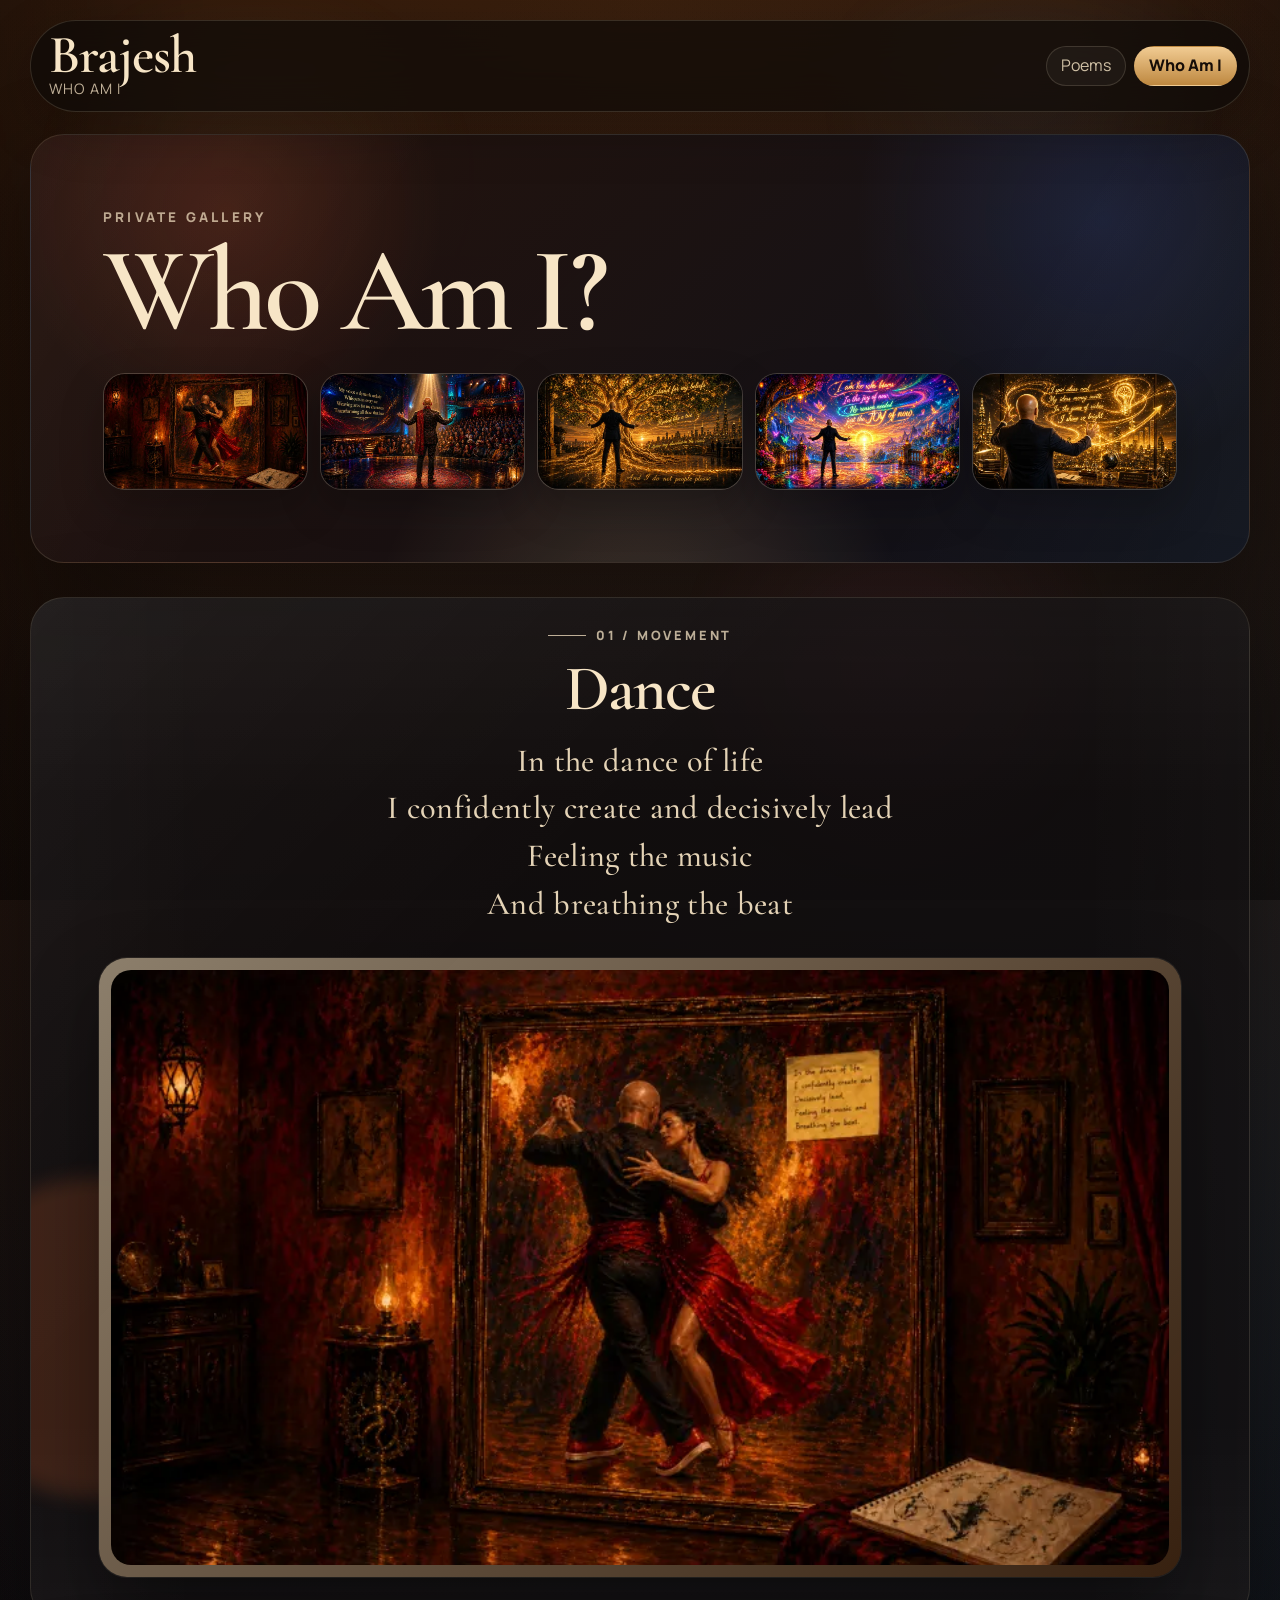
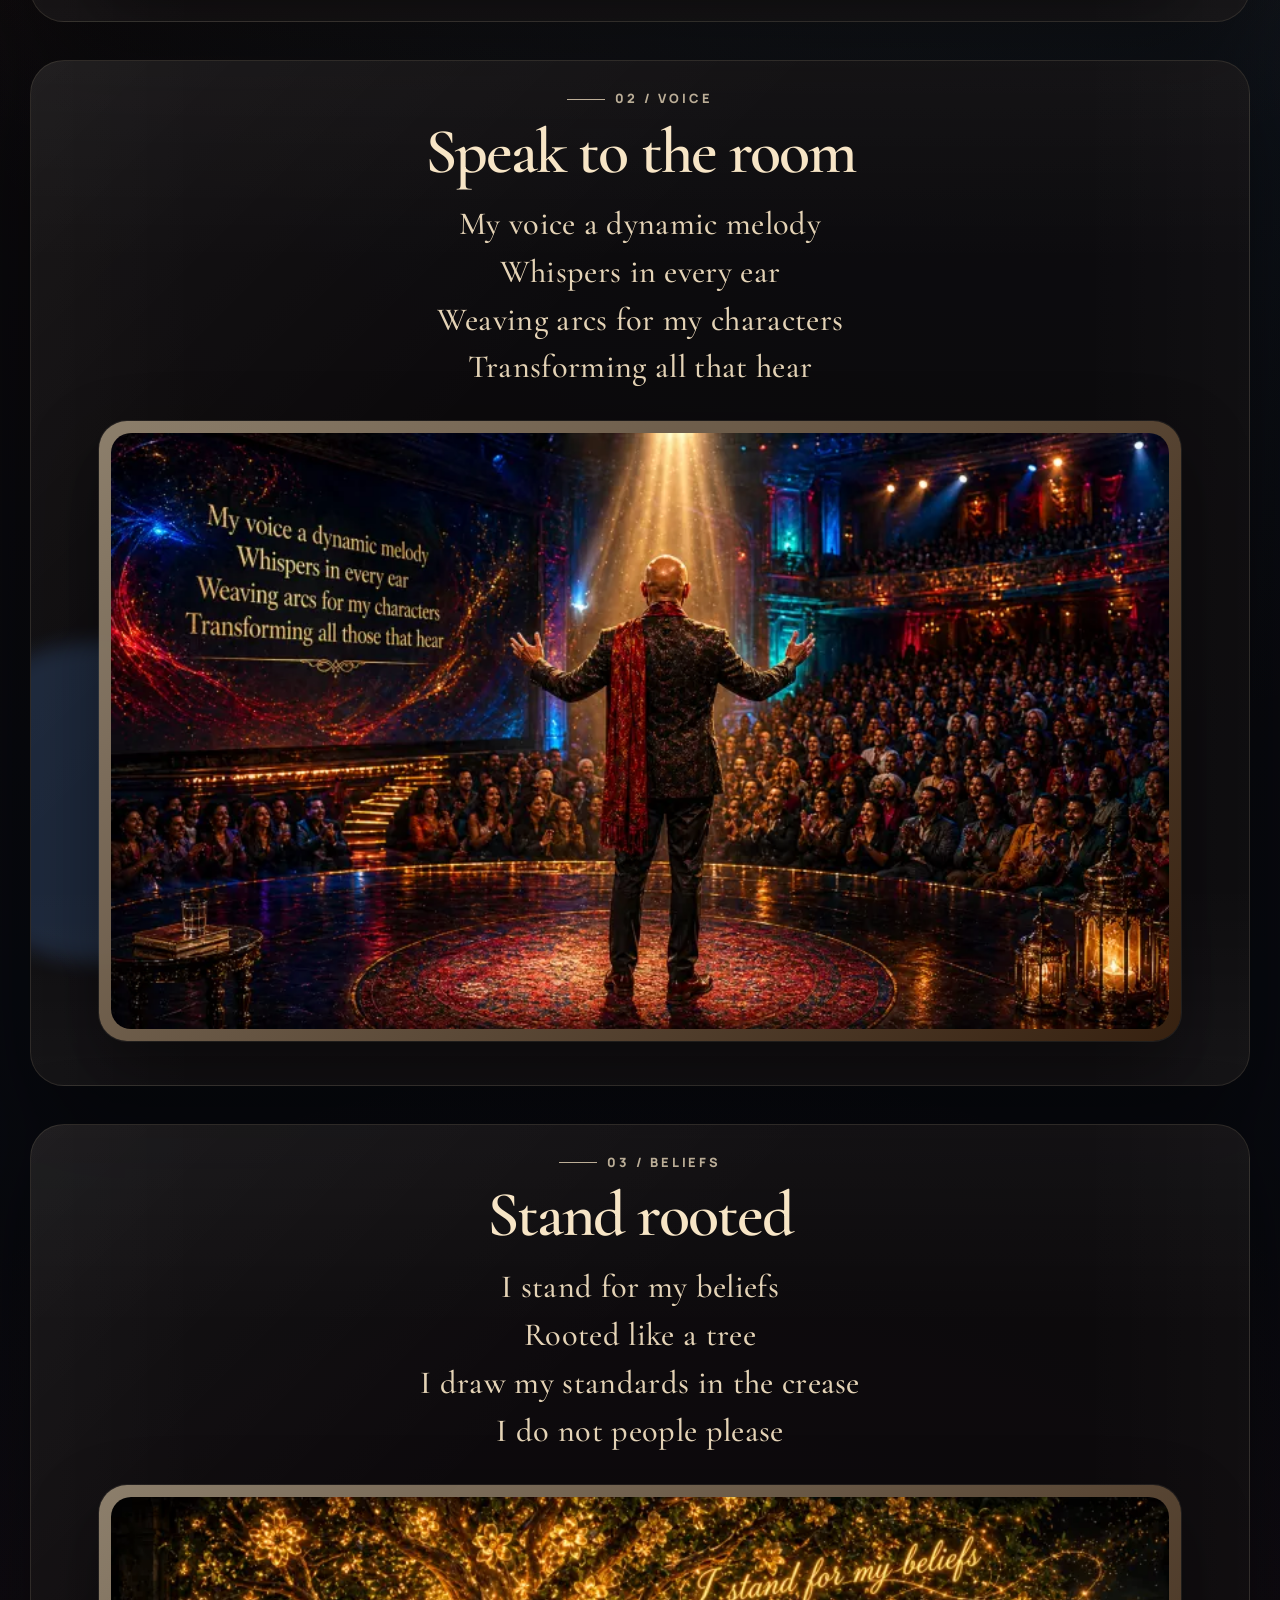
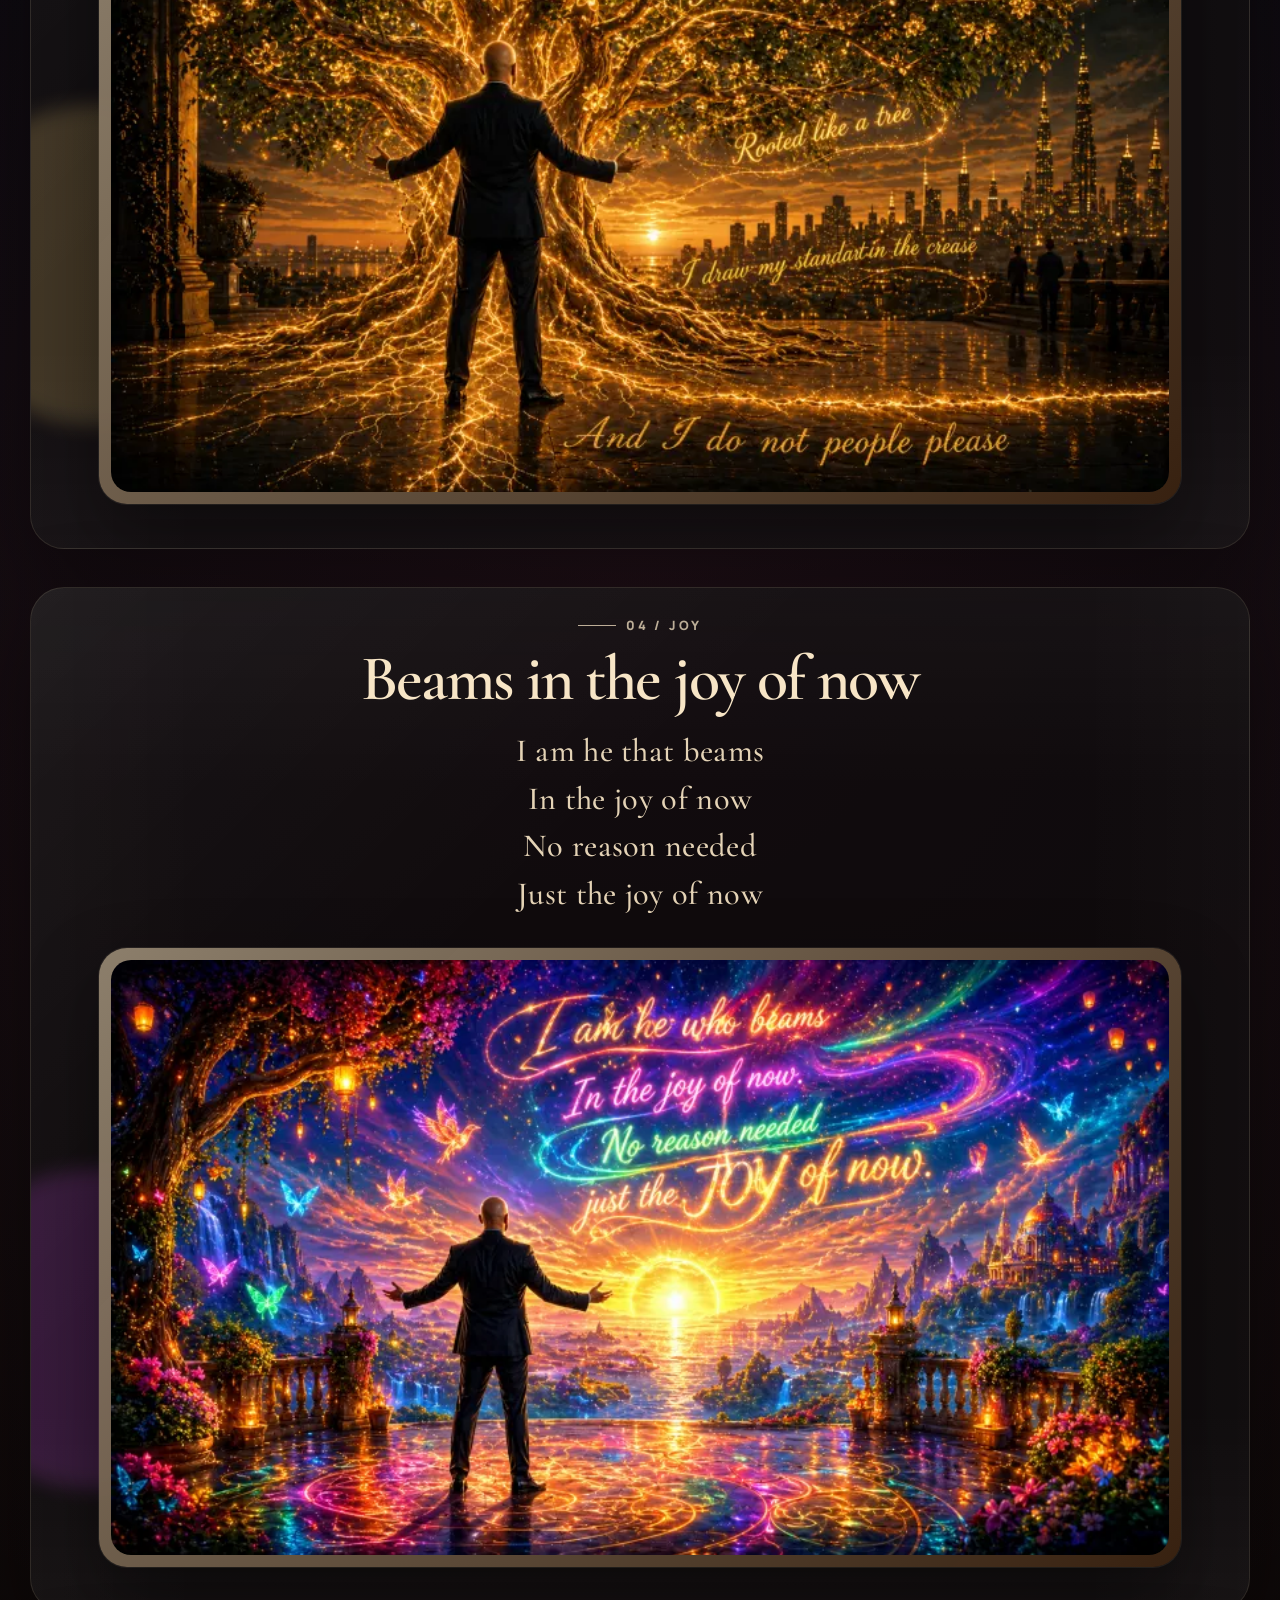
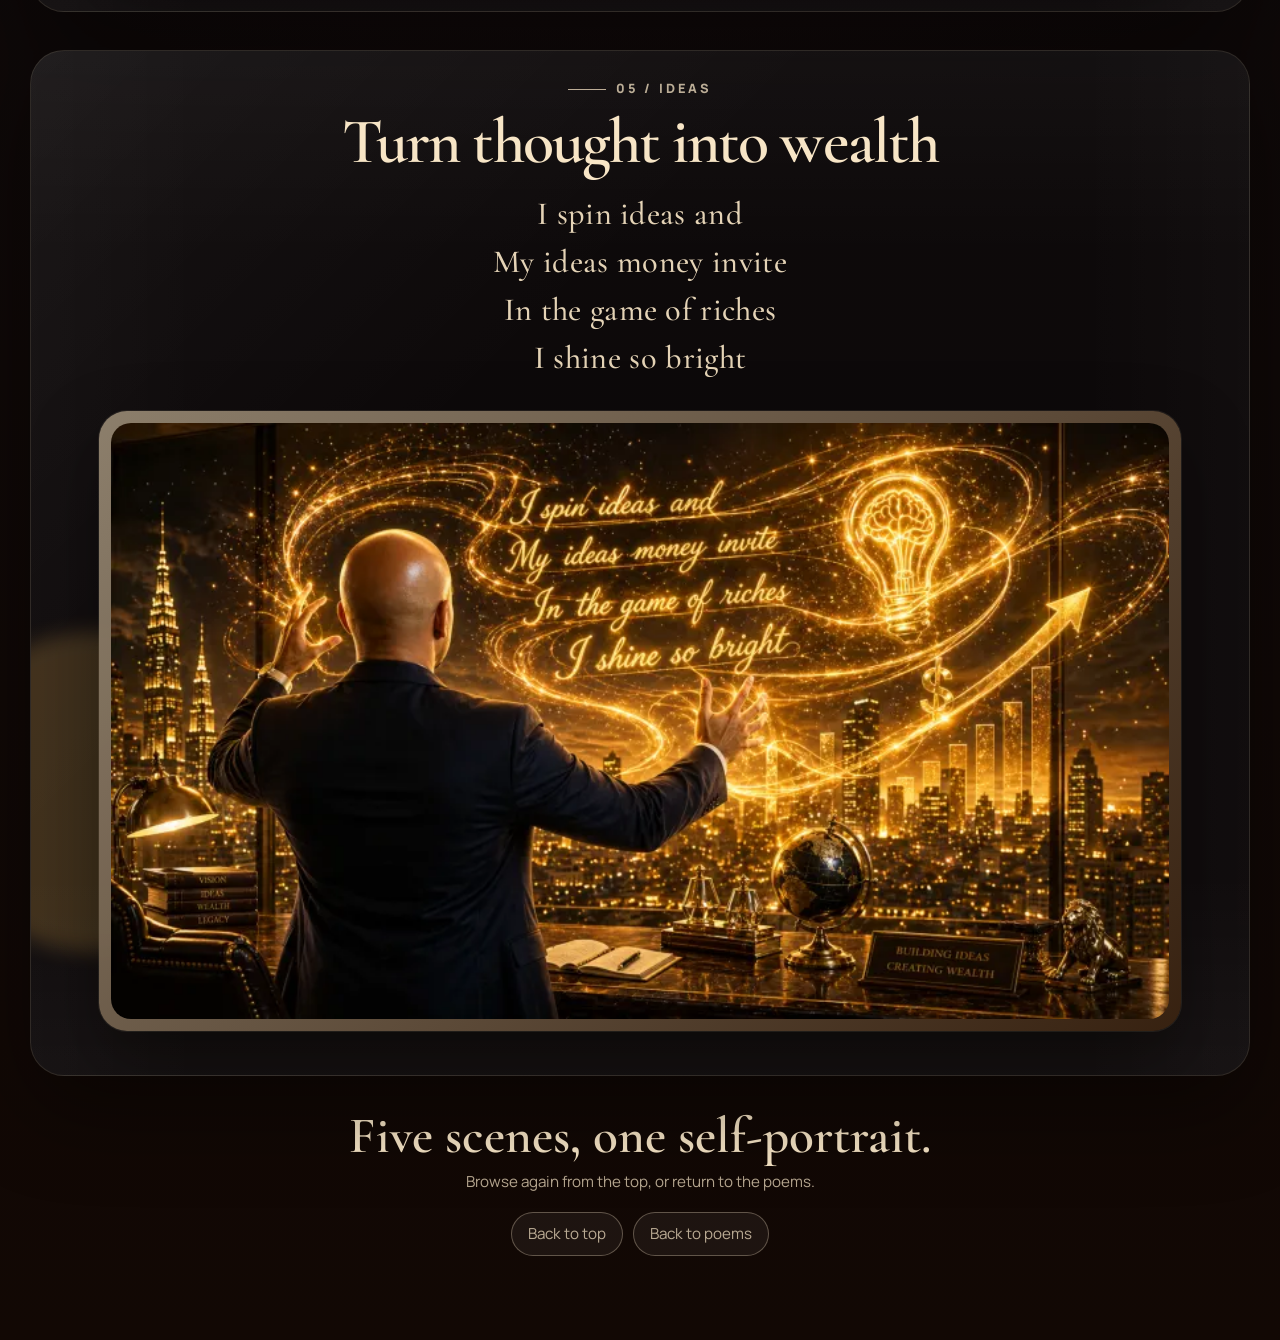
<file: whoami/index.html>
<!DOCTYPE html>
<html lang="en">
<head>
  <meta charset="UTF-8">
  <meta name="viewport" content="width=device-width, initial-scale=1.0">
  <meta name="description" content="Five visual affirmations arranged as a private gallery for Brajesh.">
  <link rel="preconnect" href="https://fonts.googleapis.com">
  <link rel="preconnect" href="https://fonts.gstatic.com" crossorigin>
  <link href="https://fonts.googleapis.com/css2?family=Cormorant+Garamond:wght@400;500;600;700&family=Manrope:wght@400;500;600;700;800&display=swap" rel="stylesheet">
  <link rel="preload" href="../assets/personal/web/dance-1440.webp" as="image" imagesrcset="../assets/personal/web/dance-800.webp 800w, ../assets/personal/web/dance-1440.webp 1440w" imagesizes="(max-width: 720px) 92vw, 82vw">
  <title>Who Am I | Brajesh</title>
  <style>
    :root {
      color-scheme: dark;
      --paper: #f7e5c6;
      --paper-soft: rgba(247, 229, 198, 0.72);
      --ink: #160d08;
      --mist: rgba(255, 243, 219, 0.08);
      --line: rgba(255, 236, 206, 0.14);
      --line-strong: rgba(255, 236, 206, 0.3);
      --shadow: 0 32px 90px rgba(0, 0, 0, 0.42);
      --serif: "Cormorant Garamond", Georgia, serif;
      --sans: "Manrope", "Avenir Next", "Segoe UI", sans-serif;
    }

    * {
      box-sizing: border-box;
    }

    html {
      scroll-behavior: smooth;
    }

    body {
      margin: 0;
      min-width: 320px;
      color: var(--paper);
      font-family: var(--sans);
      background:
        radial-gradient(circle at top, rgba(222, 111, 29, 0.18), transparent 30%),
        radial-gradient(circle at 80% 18%, rgba(38, 118, 172, 0.16), transparent 24%),
        radial-gradient(circle at 50% 62%, rgba(164, 61, 97, 0.14), transparent 30%),
        linear-gradient(180deg, #120804 0%, #07090f 42%, #120804 100%);
      line-height: 1.55;
      overflow-x: hidden;
    }

    body::before,
    body::after {
      content: "";
      position: fixed;
      inset: 0;
      pointer-events: none;
    }

    body::before {
      z-index: -2;
      background:
        linear-gradient(90deg, rgba(0, 0, 0, 0.22), transparent 16%, transparent 84%, rgba(0, 0, 0, 0.2)),
        linear-gradient(180deg, rgba(255, 255, 255, 0.02), rgba(0, 0, 0, 0.22));
    }

    body::after {
      z-index: -1;
      opacity: 0.8;
      background:
        radial-gradient(circle at 20% 20%, rgba(255, 216, 167, 0.09), transparent 18%),
        radial-gradient(circle at 80% 10%, rgba(109, 195, 255, 0.08), transparent 16%),
        radial-gradient(circle at 70% 74%, rgba(255, 90, 171, 0.1), transparent 20%);
      filter: blur(30px);
    }

    a {
      color: inherit;
      text-decoration: none;
    }

    img {
      display: block;
      width: 100%;
      height: auto;
    }

    .site-shell {
      width: min(1220px, calc(100% - 32px));
      margin: 0 auto;
      padding: 20px 0 84px;
    }

    .masthead {
      position: sticky;
      top: 0;
      z-index: 20;
      margin-bottom: 22px;
      border: 1px solid var(--line);
      border-radius: 999px;
      background: rgba(14, 10, 8, 0.72);
      backdrop-filter: blur(20px);
      box-shadow: 0 18px 54px rgba(0, 0, 0, 0.24);
    }

    .masthead-inner {
      display: flex;
      align-items: center;
      justify-content: space-between;
      gap: 14px;
      padding: 10px 12px 10px 18px;
    }

    .brand {
      display: flex;
      flex-direction: column;
      min-width: 0;
    }

    .brand strong {
      font-family: var(--serif);
      font-size: clamp(2rem, 4.2vw, 3.4rem);
      font-weight: 600;
      line-height: 0.88;
      letter-spacing: -0.02em;
    }

    .brand span {
      color: rgba(247, 229, 198, 0.76);
      font-size: 0.9rem;
      letter-spacing: 0.08em;
      text-transform: uppercase;
    }

    .masthead-nav {
      display: flex;
      flex-wrap: wrap;
      justify-content: flex-end;
      gap: 8px;
    }

    .pill-link {
      min-height: 40px;
      border: 1px solid var(--line);
      border-radius: 999px;
      padding: 0 14px;
      display: inline-flex;
      align-items: center;
      justify-content: center;
      background: rgba(255, 255, 255, 0.04);
      color: rgba(247, 229, 198, 0.82);
      transition: transform 180ms ease, border-color 180ms ease, background 180ms ease;
    }

    .pill-link:hover,
    .pill-link:focus-visible {
      border-color: var(--line-strong);
      background: rgba(255, 255, 255, 0.08);
      transform: translateY(-1px);
      outline: none;
    }

    .pill-link.is-current {
      background: linear-gradient(180deg, #f1cb92, #be8840);
      border-color: transparent;
      color: var(--ink);
      font-weight: 800;
    }

    .hero {
      position: relative;
      overflow: hidden;
      border: 1px solid var(--line);
      border-radius: 34px;
      padding: clamp(34px, 6vw, 72px);
      background:
        radial-gradient(circle at 16% 18%, rgba(179, 71, 43, 0.22), transparent 20%),
        radial-gradient(circle at 88% 20%, rgba(73, 118, 231, 0.16), transparent 22%),
        linear-gradient(135deg, rgba(37, 18, 11, 0.9), rgba(10, 16, 28, 0.88));
      box-shadow: var(--shadow);
      isolation: isolate;
    }

    .hero::before {
      content: "";
      position: absolute;
      inset: 0;
      background:
        linear-gradient(120deg, rgba(255, 255, 255, 0.04), transparent 28%, transparent 74%, rgba(255, 255, 255, 0.04)),
        radial-gradient(circle at 50% 120%, rgba(255, 209, 140, 0.18), transparent 34%);
      mix-blend-mode: screen;
      pointer-events: none;
    }

    .eyebrow {
      margin: 0 0 10px;
      color: rgba(247, 229, 198, 0.7);
      font-size: 0.84rem;
      font-weight: 800;
      letter-spacing: 0.24em;
      text-transform: uppercase;
    }

    .hero h1 {
      margin: 0;
      font-family: var(--serif);
      font-size: clamp(2.9rem, 10vw, 7.5rem);
      font-weight: 600;
      line-height: 0.9;
      letter-spacing: -0.04em;
      max-width: none;
      white-space: nowrap;
    }

    .hero-copy {
      position: relative;
      z-index: 1;
      max-width: none;
    }

    .hero-notes {
      display: grid;
      grid-template-columns: repeat(5, minmax(0, 1fr));
      gap: 12px;
      margin-top: 28px;
      position: relative;
      z-index: 1;
    }

    .hero-note {
      display: block;
      overflow: hidden;
      border: 1px solid rgba(255, 238, 211, 0.16);
      border-radius: 22px;
      background: rgba(255, 255, 255, 0.04);
      min-width: 0;
      box-shadow: 0 18px 44px rgba(0, 0, 0, 0.22);
      transition: transform 180ms ease, border-color 180ms ease, box-shadow 180ms ease;
    }

    .hero-note:hover,
    .hero-note:focus-visible {
      transform: translateY(-3px);
      border-color: rgba(255, 238, 211, 0.3);
      box-shadow: 0 26px 54px rgba(0, 0, 0, 0.3);
      outline: none;
    }

    .hero-note img {
      aspect-ratio: 1672 / 941;
      object-fit: cover;
      transform: scale(1.01);
    }

    .gallery {
      display: grid;
      gap: 38px;
      margin-top: 34px;
    }

    .panel {
      position: relative;
      overflow: hidden;
      border: 1px solid var(--line);
      border-radius: 34px;
      background:
        linear-gradient(135deg, rgba(255, 255, 255, 0.04), transparent 36%),
        rgba(14, 11, 12, 0.76);
      box-shadow: var(--shadow);
      padding: clamp(18px, 3vw, 28px);
      isolation: isolate;
    }

    .panel::before {
      content: "";
      position: absolute;
      inset: auto auto 12% -8%;
      width: 320px;
      height: 320px;
      border-radius: 50%;
      background: var(--accent-glow, rgba(255, 193, 124, 0.16));
      filter: blur(10px);
      opacity: 0.9;
      z-index: 0;
    }

    .panel::after {
      content: "";
      position: absolute;
      inset: 0;
      background:
        linear-gradient(180deg, rgba(255, 255, 255, 0.03), transparent 20%, transparent 80%, rgba(255, 255, 255, 0.03)),
        linear-gradient(90deg, rgba(255, 255, 255, 0.02), transparent 14%, transparent 86%, rgba(255, 255, 255, 0.02));
      pointer-events: none;
    }

    .panel-grid {
      position: relative;
      z-index: 1;
      display: block;
    }

    .panel-copy {
      max-width: 44rem;
      margin: 0 auto;
      text-align: center;
    }

    .panel-index {
      display: flex;
      align-items: center;
      justify-content: center;
      gap: 10px;
      margin-bottom: 14px;
      color: rgba(247, 229, 198, 0.74);
      font-size: 0.8rem;
      font-weight: 800;
      letter-spacing: 0.22em;
      text-transform: uppercase;
    }

    .panel-index::before {
      content: "";
      width: 38px;
      height: 1px;
      background: currentColor;
    }

    .panel-copy h2 {
      margin: 0;
      font-family: var(--serif);
      font-size: clamp(2.7rem, 5vw, 4.6rem);
      font-weight: 600;
      line-height: 0.92;
      letter-spacing: -0.03em;
    }

    .panel-copy p {
      margin: 18px auto 0;
      width: fit-content;
      max-width: 100%;
      color: rgba(247, 229, 198, 0.92);
      font-family: var(--serif);
      font-size: clamp(0.95rem, 0.58rem + 1.95vw, 2.02rem);
      font-weight: 500;
      line-height: 1.48;
      letter-spacing: 0.01em;
      text-shadow: 0 1px 0 rgba(0, 0, 0, 0.16);
    }

    .panel-copy p span {
      display: block;
      white-space: nowrap;
    }

    .frame {
      position: relative;
      margin-top: clamp(20px, 3vw, 30px);
      padding: clamp(8px, 1vw, 12px);
      border-radius: 28px;
      background:
        linear-gradient(135deg, rgba(255, 233, 198, 0.52), rgba(110, 64, 26, 0.42)),
        rgba(17, 12, 10, 0.92);
      box-shadow:
        0 0 0 1px rgba(255, 236, 206, 0.08),
        0 28px 70px rgba(0, 0, 0, 0.36);
      transform: translateY(0);
      transition: transform 220ms ease, box-shadow 220ms ease;
    }

    .frame:hover,
    .frame:focus-within {
      transform: translateY(-4px);
      box-shadow:
        0 0 0 1px rgba(255, 236, 206, 0.12),
        0 36px 86px rgba(0, 0, 0, 0.42);
    }

    .frame img {
      aspect-ratio: 1672 / 941;
      object-fit: cover;
      border-radius: 20px;
      box-shadow: inset 0 0 0 1px rgba(255, 245, 222, 0.12);
      background: #0d0907;
    }

    .gallery-closer {
      margin-top: 36px;
      text-align: center;
      color: rgba(247, 229, 198, 0.72);
      font-size: 0.95rem;
    }

    .gallery-closer strong {
      display: block;
      margin-bottom: 10px;
      font-family: var(--serif);
      font-size: clamp(2.1rem, 4vw, 3.3rem);
      font-weight: 600;
      line-height: 0.95;
      color: var(--paper);
    }

    .gallery-closer a {
      display: inline-flex;
      align-items: center;
      justify-content: center;
      min-height: 44px;
      border: 1px solid var(--line-strong);
      border-radius: 999px;
      padding: 0 16px;
      background: rgba(255, 255, 255, 0.05);
    }

    .gallery-closer-links {
      display: flex;
      flex-wrap: wrap;
      justify-content: center;
      gap: 10px;
      margin-top: 18px;
    }

    @media (max-width: 1080px) {
      .hero-notes {
        grid-template-columns: repeat(3, minmax(0, 1fr));
      }
    }

    @media (max-width: 820px) {
      .masthead {
        border-radius: 24px;
      }

      .masthead-inner {
        align-items: flex-start;
        flex-direction: column;
      }

      .masthead-nav {
        width: 100%;
        justify-content: flex-start;
      }

      .hero {
        border-radius: 28px;
      }

      .hero-notes {
        grid-template-columns: repeat(2, minmax(0, 1fr));
      }

      .panel,
      .gallery-closer {
        border-radius: 28px;
      }

      .frame {
        transform: none;
      }
    }

    @media (max-width: 560px) {
      .site-shell {
        width: calc(100% - 18px);
      }

      .hero,
      .panel {
        padding-left: 18px;
        padding-right: 18px;
      }

      .hero-notes {
        grid-template-columns: 1fr;
      }

      .pill-link {
        width: 100%;
      }
    }
  </style>
</head>
<body>
  <div class="site-shell">
    <header class="masthead">
      <div class="masthead-inner">
        <a class="brand" href="../" aria-label="Back to Brajesh poems">
          <strong>Brajesh</strong>
          <span>Who Am I</span>
        </a>
        <nav class="masthead-nav" aria-label="Site links">
          <a class="pill-link" href="../">Poems</a>
          <a class="pill-link is-current" href="./">Who Am I</a>
        </nav>
      </div>
    </header>

    <main>
      <section class="hero" id="top">
        <div class="hero-copy">
          <p class="eyebrow">Private Gallery</p>
          <h1>Who Am I?</h1>
        </div>

        <div class="hero-notes" aria-label="Gallery thumbnails">
          <a class="hero-note" href="#dance" aria-label="Go to Dance">
            <img src="../assets/personal/web/dance-800.webp" alt="Thumbnail preview of the dance affirmation." loading="eager" decoding="async">
          </a>
          <a class="hero-note" href="#voice" aria-label="Go to Voice">
            <img src="../assets/personal/web/voice-800.webp" alt="Thumbnail preview of the speaking affirmation." loading="eager" decoding="async">
          </a>
          <a class="hero-note" href="#beliefs" aria-label="Go to Beliefs">
            <img src="../assets/personal/web/beliefs-800.webp" alt="Thumbnail preview of the beliefs affirmation." loading="eager" decoding="async">
          </a>
          <a class="hero-note" href="#joy" aria-label="Go to Joy">
            <img src="../assets/personal/web/joy-800.webp" alt="Thumbnail preview of the joy affirmation." loading="eager" decoding="async">
          </a>
          <a class="hero-note" href="#ideas" aria-label="Go to Ideas">
            <img src="../assets/personal/web/ideas-800.webp" alt="Thumbnail preview of the ideas affirmation." loading="eager" decoding="async">
          </a>
        </div>
      </section>

      <section class="gallery" aria-label="Visual affirmations">
        <article class="panel" id="dance" style="--accent-glow: rgba(255, 115, 54, 0.2);">
          <div class="panel-grid">
            <div class="panel-copy">
              <div class="panel-index">01 / Movement</div>
              <h2>Dance</h2>
              <p>
                <span>In the dance of life</span>
                <span>I confidently create and decisively lead</span>
                <span>Feeling the music</span>
                <span>And breathing the beat</span>
              </p>
            </div>
            <figure class="frame">
              <picture>
                <source
                  type="image/webp"
                  srcset="../assets/personal/web/dance-800.webp 800w, ../assets/personal/web/dance-1440.webp 1440w"
                  sizes="(max-width: 820px) 100vw, 58vw">
                <img
                  src="../assets/personal/web/dance-1440.webp"
                  alt="A richly lit dance scene in a frame with a handwritten affirmation about confidence, leadership, music, and breath."
                  fetchpriority="high">
              </picture>
            </figure>
          </div>
        </article>

        <article class="panel" id="voice" style="--accent-glow: rgba(91, 159, 255, 0.2);">
          <div class="panel-grid">
            <div class="panel-copy">
              <div class="panel-index">02 / Voice</div>
              <h2>Speak to the room</h2>
              <p>
                <span>My voice a dynamic melody</span>
                <span>Whispers in every ear</span>
                <span>Weaving arcs for my characters</span>
                <span>Transforming all that hear</span>
              </p>
            </div>
            <figure class="frame">
              <picture>
                <source
                  type="image/webp"
                  srcset="../assets/personal/web/voice-800.webp 800w, ../assets/personal/web/voice-1440.webp 1440w"
                  sizes="(max-width: 820px) 100vw, 58vw">
                <img
                  src="../assets/personal/web/voice-1440.webp"
                  alt="A speaker onstage before a crowd, lit from above, with an affirmation about voice, melody, and transformation."
                  loading="lazy"
                  decoding="async">
              </picture>
            </figure>
          </div>
        </article>

        <article class="panel" id="beliefs" style="--accent-glow: rgba(255, 212, 117, 0.22);">
          <div class="panel-grid">
            <div class="panel-copy">
              <div class="panel-index">03 / Beliefs</div>
              <h2>Stand rooted</h2>
              <p>
                <span>I stand for my beliefs</span>
                <span>Rooted like a tree</span>
                <span>I draw my standards in the crease</span>
                <span>I do not people please</span>
              </p>
            </div>
            <figure class="frame">
              <picture>
                <source
                  type="image/webp"
                  srcset="../assets/personal/web/beliefs-800.webp 800w, ../assets/personal/web/beliefs-1440.webp 1440w"
                  sizes="(max-width: 820px) 100vw, 58vw">
                <img
                  src="../assets/personal/web/beliefs-1440.webp"
                  alt="A glowing tree at dusk behind a suited figure, with written affirmations about beliefs, roots, standards, and not people pleasing."
                  loading="lazy"
                  decoding="async">
              </picture>
            </figure>
          </div>
        </article>

        <article class="panel" id="joy" style="--accent-glow: rgba(224, 87, 255, 0.2);">
          <div class="panel-grid">
            <div class="panel-copy">
              <div class="panel-index">04 / Joy</div>
              <h2>Beams in the joy of now</h2>
              <p>
                <span>I am he that beams</span>
                <span>In the joy of now</span>
                <span>No reason needed</span>
                <span>Just the joy of now</span>
              </p>
            </div>
            <figure class="frame">
              <picture>
                <source
                  type="image/webp"
                  srcset="../assets/personal/web/joy-800.webp 800w, ../assets/personal/web/joy-1440.webp 1440w"
                  sizes="(max-width: 820px) 100vw, 58vw">
                <img
                  src="../assets/personal/web/joy-1440.webp"
                  alt="A radiant fantasy landscape around a figure at sunrise, with glowing handwritten words about joy in the present moment."
                  loading="lazy"
                  decoding="async">
              </picture>
            </figure>
          </div>
        </article>

        <article class="panel" id="ideas" style="--accent-glow: rgba(255, 190, 88, 0.22);">
          <div class="panel-grid">
            <div class="panel-copy">
              <div class="panel-index">05 / Ideas</div>
              <h2>Turn thought into wealth</h2>
              <p>
                <span>I spin ideas and</span>
                <span>My ideas money invite</span>
                <span>In the game of riches</span>
                <span>I shine so bright</span>
              </p>
            </div>
            <figure class="frame">
              <picture>
                <source
                  type="image/webp"
                  srcset="../assets/personal/web/ideas-800.webp 800w, ../assets/personal/web/ideas-1440.webp 1440w"
                  sizes="(max-width: 820px) 100vw, 58vw">
                <img
                  src="../assets/personal/web/ideas-1440.webp"
                  alt="A suited figure facing a glowing city skyline, with golden words about spinning ideas into money and success."
                  loading="lazy"
                  decoding="async">
              </picture>
            </figure>
          </div>
        </article>
      </section>

      <div class="gallery-closer">
        <strong>Five scenes, one self-portrait.</strong>
        Browse again from the top, or return to the poems.
        <div class="gallery-closer-links">
          <a href="#top">Back to top</a>
          <a href="../">Back to poems</a>
        </div>
      </div>
    </main>
  </div>
</body>
</html>
</file>
